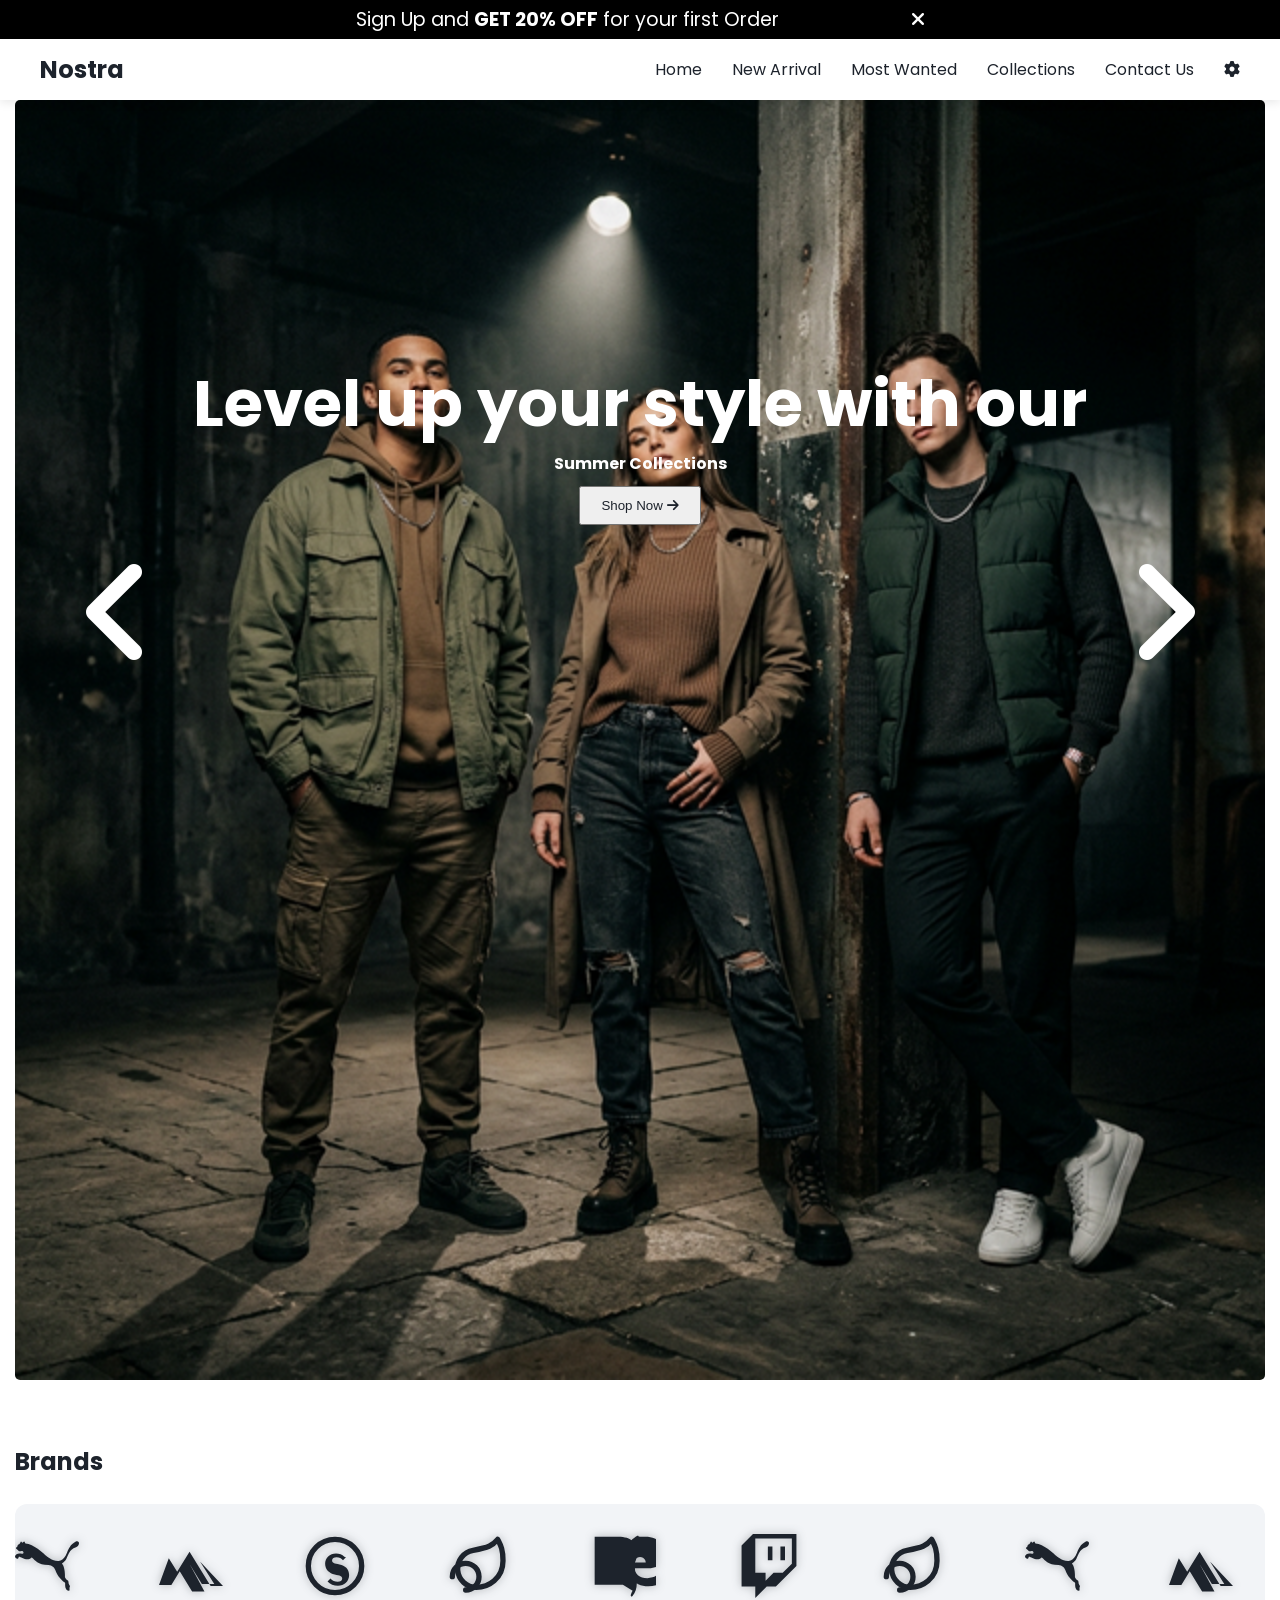
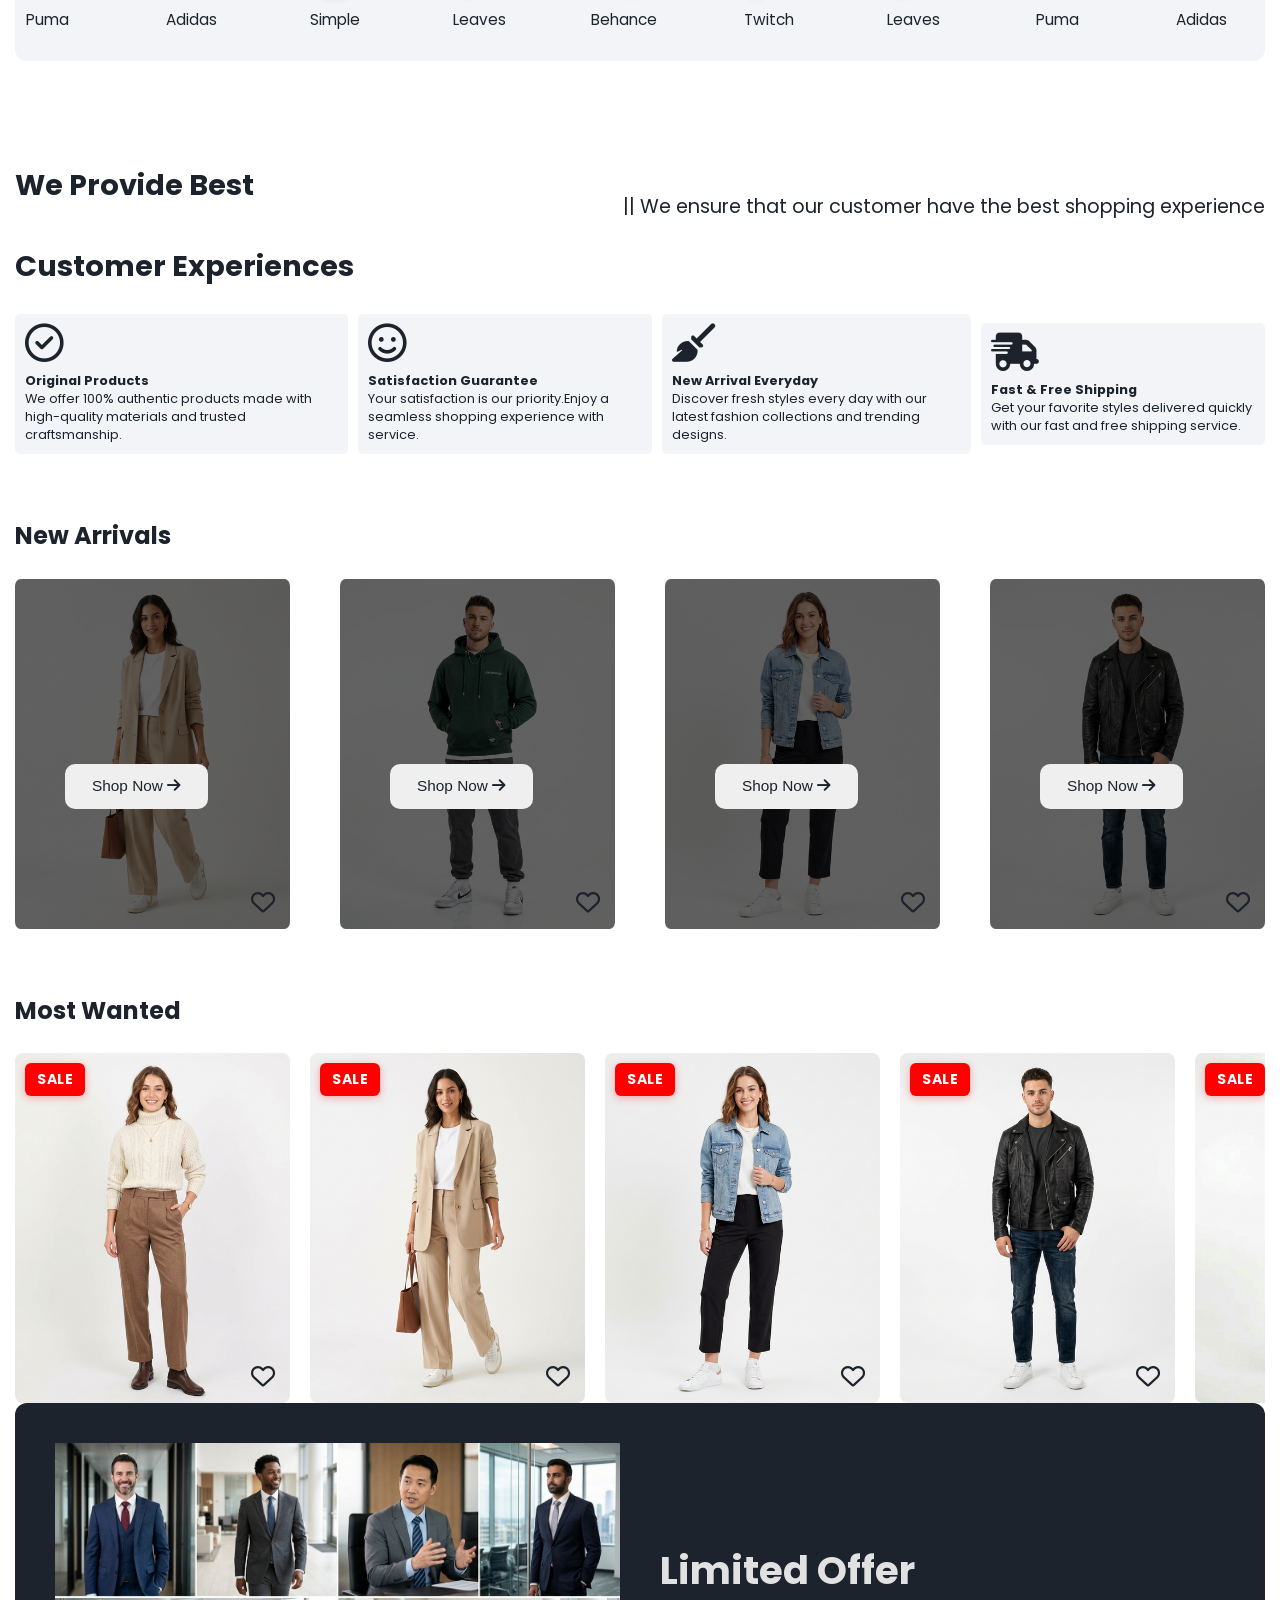
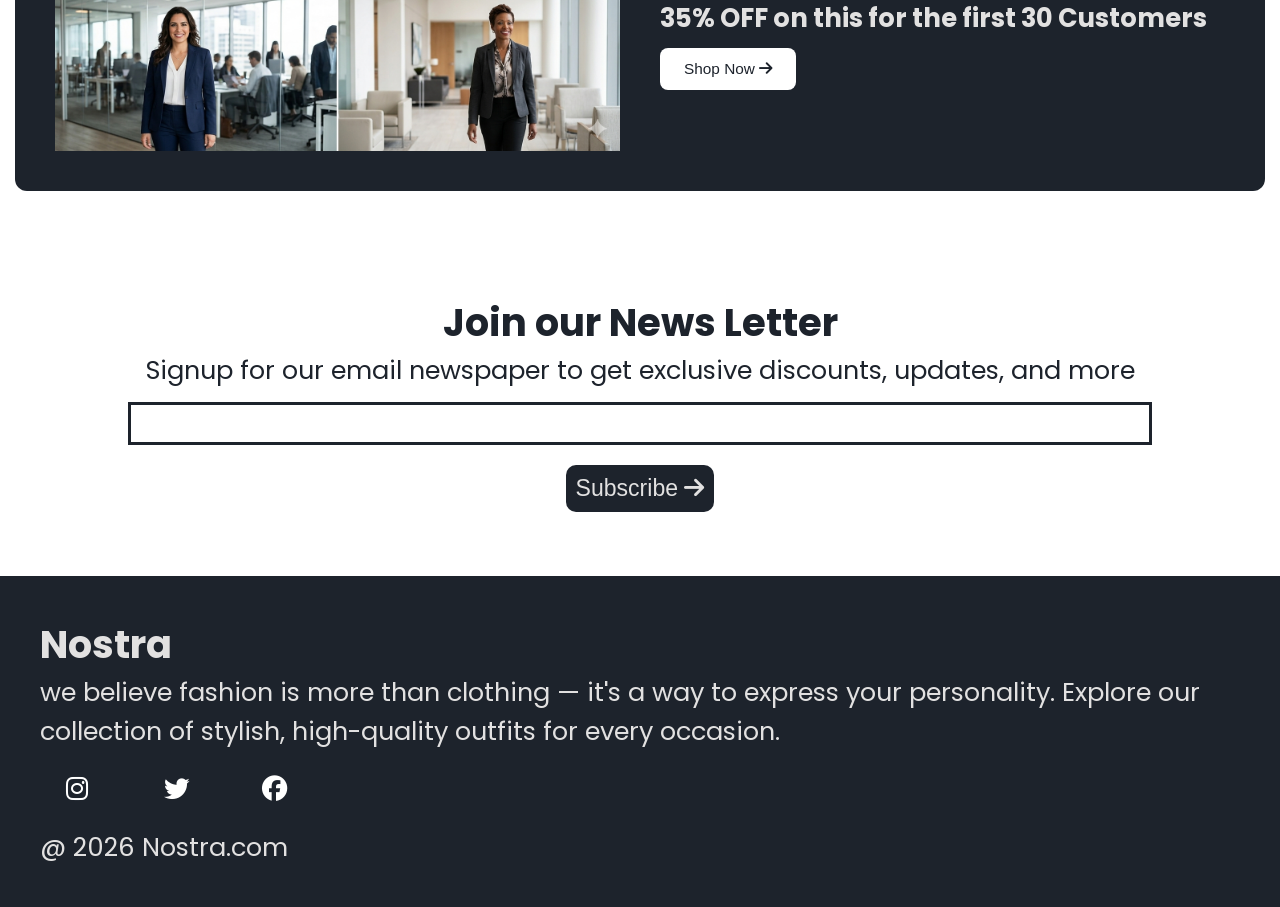
<file: index.html>
<!DOCTYPE html>
<html lang="en">

<head>
    <meta charset="UTF-8">
    <meta name="viewport" content="width=device-width, initial-scale=1.0">
    <title>Nostra</title>
    <!--Link CSS File-->
    <link rel="stylesheet" href="style.css">
    <!--Link Google Fonts-->
    <link rel="preconnect" href="https://fonts.googleapis.com">
    <link rel="preconnect" href="https://fonts.gstatic.com" crossorigin>
    <link href="https://fonts.googleapis.com/css2?family=Poppins:wght@400;500;700&display=swap" rel="stylesheet">

    <!--Link Font Awesome-->
    <link rel="stylesheet" href="https://cdnjs.cloudflare.com/ajax/libs/font-awesome/6.4.2/css/all.min.css">

</head>

<body>

    <!--Offer Bar-->

    <div class="offer-bar">
        <p>Sign Up and <b>GET 20% OFF</b> for your first Order
            <i id="offer-close" style="margin-left: 10%; cursor: pointer;" class="fa-solid fa-xmark"></i>
        </p>
    </div>





    <!--Navigation Bar-->
    <nav class="navbar">
        <h1>Nostra</h1>
        <div class="navbar-menu-toggle">
            <i id="side-navbar-activate" class="fa-solid fa-bars"></i>
        </div>
        <div class="navbar-links">
            <p class="navbar-link"><a href="./index.html">Home</a></p>
            <p class="navbar-link"><a href="#new-arrival">New Arrival</a></p>
            <p class="navbar-link"><a href="#most-wanted">Most Wanted</a></p>
            <p class="navbar-link"><a href="collections.html">Collections</a></p>
            <p class="navbar-link"><a href="./contactus.html">Contact Us</a></p>
            <p class="navbar-link"><a href="./settings.html" title="Settings"><i class="fa-solid fa-gear"></i></a></p>
        </div>

    </nav>

    <!--Side Navbar-->

    <div class="side-navbar">
        <p style="text-align: right;">
            <i id="side-navbar-close" class="fa-solid fa-xmark"></i>
        </p>
        <div class="side-navbar-links">

            <p class="side-navbar-link"><a href="./index.html">Home</a></p>
            <p class="side-navbar-link"><a href="#new-arrival">New Arrival</a></p>
            <p class="side-navbar-link"><a href="#most-wanted">Most Wanted</a></p>
            <p class="side-navbar-link"><a href="./collections.html">Collections</a></p>
            <p class="side-navbar-link"><a href="./contactus.html">Contact Us</a></p>
            <p class="side-navbar-link"><a href="./settings.html">Settings</a></p>
        </div>

    </div>

    <div class="container">

        <!--Slider-->
        <div class="slider">
            <div class="slider-left-button">
                <i id="slider-left-activate" class="fa-solid fa-angle-left" style="color: #ffffff;"></i>
            </div>

            <div class="slider-content">
                <h1>Level up your style with our</h1>
                <h4>Summer Collections</h4>
                <button> Shop Now <i class="fa-solid fa-arrow-right"></i> </button>
            </div>

            <div class="slider-image-container">
                <img class="slider-image" src="img/others/slider-one.png" width="100%" alt="">
                <img class="slider-image" src="img/others/slider-one.png" alt="">
                <img class="slider-image" src="img/others/slider-one.png" alt="">
            </div>

            <div class="slider-right-button">

                <i id="slider-right-activate" class="fa-solid fa-angle-right" style="color: #ffffff;"></i>
            </div>
        </div>

        <!--Brands-->


        <h2 style="margin-top: 5vw;">Brands</h2>
        <div class="brands-container">
            <div class="brands">
                <div class="brands-item">
                    <img class="brands-icon" src="img/icons/puma.svg" alt="Puma">
                    <p>Puma</p>
                </div>

                <div class="brands-item">
                    <img class="brands-icon" src="img/icons/adidas.svg" alt="Adidas Logo">
                    <p>Adidas</p>
                </div>

                <div class="brands-item">
                    <img class="brands-icon" src="img/icons/simple.svg" alt="Simple Logo">
                    <p>Simple</p>
                </div>

                <div class="brands-item">
                    <img class="brands-icon" src="img/icons/leaves.svg" alt="Leaves Logo">
                    <p>Leaves</p>
                </div>

                <div class="brands-item">
                    <img class="brands-icon" src="img/icons/behance.svg" alt="Behance Logo">
                    <p>Behance</p>
                </div>

                <div class="brands-item">
                    <img class="brands-icon" src="img/icons/twitch.svg" alt="Twitch Logo">
                    <p>Twitch</p>
                </div>

                <div class="brands-item">
                    <img class="brands-icon" src="img/icons/leaves.svg" alt="Leaves Logo">
                    <p>Leaves</p>
                </div>
                <!-- Duplicate for seamless scroll -->
                <div class="brands-item">
                    <img class="brands-icon" src="img/icons/puma.svg" alt="Puma">
                    <p>Puma</p>
                </div>

                <div class="brands-item">
                    <img class="brands-icon" src="img/icons/adidas.svg" alt="Adidas Logo">
                    <p>Adidas</p>
                </div>

                <div class="brands-item">
                    <img class="brands-icon" src="img/icons/simple.svg" alt="Simple Logo">
                    <p>Simple</p>
                </div>

                <div class="brands-item">
                    <img class="brands-icon" src="img/icons/leaves.svg" alt="Leaves Logo">
                    <p>Leaves</p>
                </div>

                <div class="brands-item">
                    <img class="brands-icon" src="img/icons/behance.svg" alt="Behance Logo">
                    <p>Behance</p>
                </div>

                <div class="brands-item">
                    <img class="brands-icon" src="img/icons/twitch.svg" alt="Twitch Logo">
                    <p>Twitch</p>
                </div>

                <div class="brands-item">
                    <img class="brands-icon" src="img/icons/leaves.svg" alt="Leaves Logo">
                    <p>Leaves</p>
                </div>
            </div>
        </div>


        <div class="initial-scroll-animate reveal-scroll-animate">
            <div class="service">

                <div class="servives-container-1">
                    <div>
                        <h2>We Provide Best</h2>
                        <h2>Customer Experiences</h2>
                    </div>

                    <div>
                        <p>|| We ensure that our customer have the best shopping experience</p>
                    </div>
                </div>

                <div class="servives-container-2">
                    <div>
                        <i style="font-size: 3vw;margin-bottom: 10px;" class="fa-regular fa-circle-check"></i>
                        <h4>Original Products</h4>
                        <p>We offer 100% authentic products made with high-quality materials and trusted craftsmanship.
                        </p>
                    </div>

                    <div>
                        <i style="font-size: 3vw;margin-bottom: 10px;" class="fa-regular fa-face-smile"></i>
                        <h4>Satisfaction Guarantee</h4>
                        <p>Your satisfaction is our priority.Enjoy a seamless shopping experience with service.
                        </p>
                    </div>

                    <div>
                        <i style="font-size: 3vw;margin-bottom: 10px;" class="fa-solid fa-broom"></i>
                        <h4>New Arrival Everyday</h4>
                        <p>Discover fresh styles every day with our latest fashion collections and trending designs.
                        </p>
                    </div>

                    <div>
                        <i style="font-size: 3vw;margin-bottom: 10px;" class="fa-solid fa-truck-fast"></i>
                        <h4>Fast & Free Shipping</h4>
                        <p>Get your favorite styles delivered quickly with our fast and free shipping service.
                        </p>
                    </div>
                </div>
            </div>
        </div>

        <div class="initial-scroll-animate reveal-scroll-animate">
            <h2 id="new-arrival" style=" margin-top: 5vw;">New Arrivals</h2>

            <div class="new-arrival">

                <div class="new-arrival-container">
                    <img src="img/products/f1.png" alt="">
                    <div class="overlay"></div>
                    <button> Shop Now <i class="fa-solid fa-arrow-right"></i> </button>
                    <i class="fa-regular fa-heart like-button"></i>
                </div>

                <div class="new-arrival-container">
                    <img src="img/products/f7.png" alt="">
                    <div class="overlay"></div>
                    <button> Shop Now <i class="fa-solid fa-arrow-right"></i> </button>
                    <i class="fa-regular fa-heart like-button"></i>
                </div>

                <div class="new-arrival-container">
                    <img src="img/products/n1.png" alt="">
                    <div class="overlay"></div>
                    <button> Shop Now <i class="fa-solid fa-arrow-right"></i> </button>
                    <i class="fa-regular fa-heart like-button"></i>
                </div>

                <div class="new-arrival-container">
                    <img src="img/products/n7.png" alt="">
                    <div class="overlay"></div>
                    <button> Shop Now <i class="fa-solid fa-arrow-right"></i> </button>
                    <i class="fa-regular fa-heart like-button"></i>
                </div>
            </div>
        </div>

        <div class="initial-scroll-animate reveal-scroll-animate">
            <h2 id="most-wanted" style=" margin-top: 5vw;">Most Wanted</h2>

            <div class="most-wanted">

                <div class="most-wanted-container">
                    <img src="img/products/n8.png" alt="">
                    <p class="sale-overlay">sale</p>
                    <i class="fa-regular fa-heart like-button"></i>
                </div>

                <div class="most-wanted-container">
                    <img src="img/products/f1.png" alt="">

                    <p class="sale-overlay">sale</p>
                    <i class="fa-regular fa-heart like-button"></i>
                </div>

                <div class="most-wanted-container">
                    <img src="img/products/n1.png" alt="">
                    <p class="sale-overlay">sale</p>
                    <i class="fa-regular fa-heart like-button"></i>
                </div>

                <div class="most-wanted-container">
                    <img src="img/products/n7.png" alt="">
                    <p class="sale-overlay">sale</p>
                    <i class="fa-regular fa-heart like-button"></i>
                </div>

                <div class="most-wanted-container">
                    <img src="img/products/n3.png" alt="">
                    <p class="sale-overlay">sale</p>
                    <i class="fa-regular fa-heart like-button"></i>
                </div>

                <div class="most-wanted-container">
                    <img src="img/products/f7.png" alt="">

                    <p class="sale-overlay">sale</p>
                    <i class="fa-regular fa-heart like-button"></i>
                </div>

                <div class="most-wanted-container">
                    <img src="img/products/n4.png" alt="">
                    <p class="sale-overlay">sale</p>
                    <i class="fa-regular fa-heart like-button"></i>
                </div>

                <div class="most-wanted-container">
                    <img src="img/products/n9.png" alt="">
                    <p class="sale-overlay">sale</p>
                    <i class="fa-regular fa-heart like-button"></i>
                </div>
                <div class="most-wanted-container">
                    <img src="img/products/f8.png" alt="">
                    <p class="sale-overlay">sale</p>
                    <i class="fa-regular fa-heart like-button"></i>
                </div>
            </div>
        </div>

        <div class="initial-scroll-animate reveal-scroll-animate">



            <div class="limited-offer">
                <div class="limited-offer-img">
                    <img src="img/others/offer.png" onerror="this.onerror=null;this.src='img/others/offer.png';"
                        alt="Limited Offer" loading="lazy">
                </div>
                <div class="limited-offer-text">
                    <h2>Limited Offer</h2>
                    <h4>35% OFF on this for the first 30 Customers</h4>
                    <button> Shop Now <i class="fa-solid fa-arrow-right"></i> </button>
                </div>
            </div>


        </div>

        <div class="news">
            <h2>Join our News Letter</h2>
            <p style="text-align: center;">Signup for our email newspaper to get exclusive discounts, updates, and more
            </p>
            <div style="margin-top: 10px;">
                <input class="search">
            </div>
            <div>
                <button> Subscribe <i class="fa-solid fa-arrow-right"></i> </button>
            </div>
        </div>

    </div>

    <div class="footer">
        <div class="footer-container">
            <div class="footer-box-1">
                <h2 class="headingText">Nostra</h2>
                <p>we believe fashion is more than clothing — it's a way to express your personality. Explore our
                    collection of stylish, high-quality outfits for every occasion.</p>
                <div class="footer-icon-container">
                    <i class="icon fa-brands fa-instagram" style="color: #ffffff;"></i>
                    <i class="icon fa-brands fa-twitter" style="color: #ffffff;"></i>
                    <i class="icon fa-brands fa-facebook" style="color: #ffffff;"></i>
                </div>
            </div>



        </div>

        <p class="subtitle">@ 2026 Nostra.com</p>
    </div>



    <!--Link Javascript File-->
    <script src="script.js"></script>
</body>

</html>
</file>
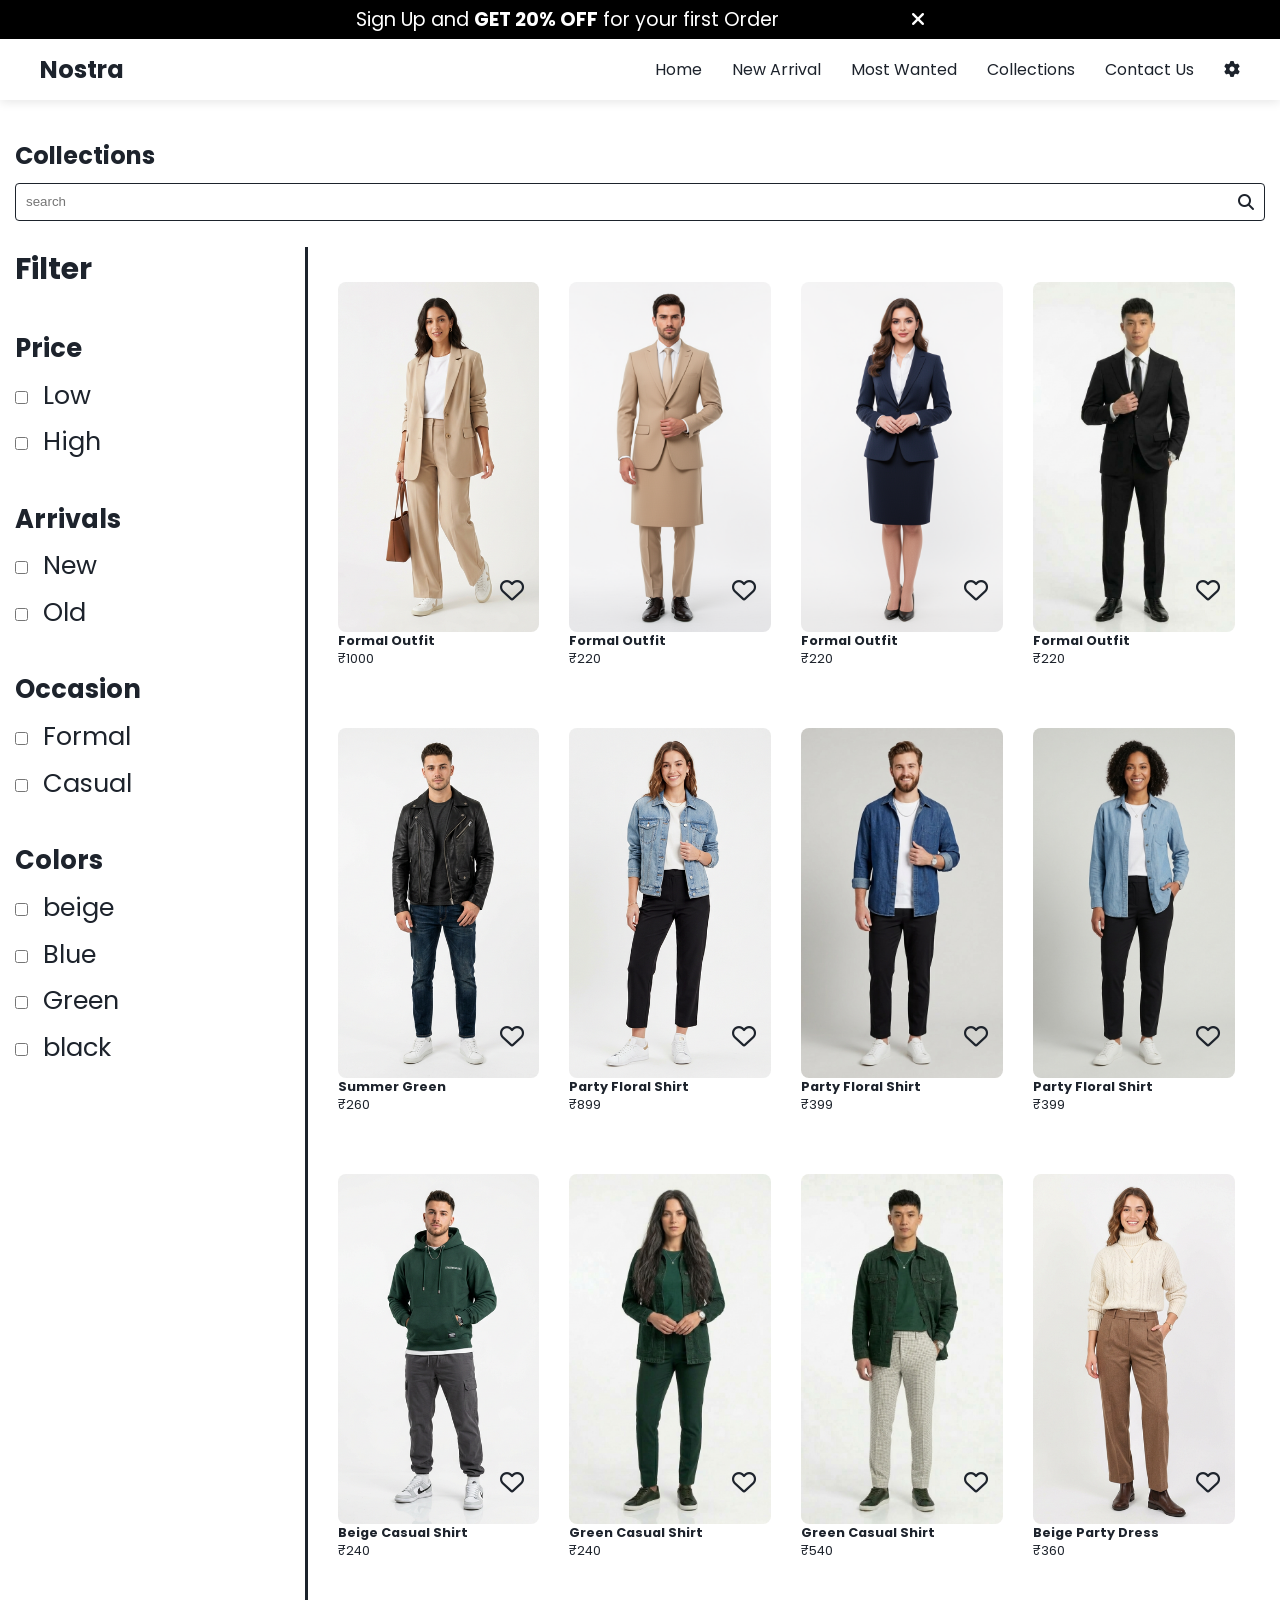
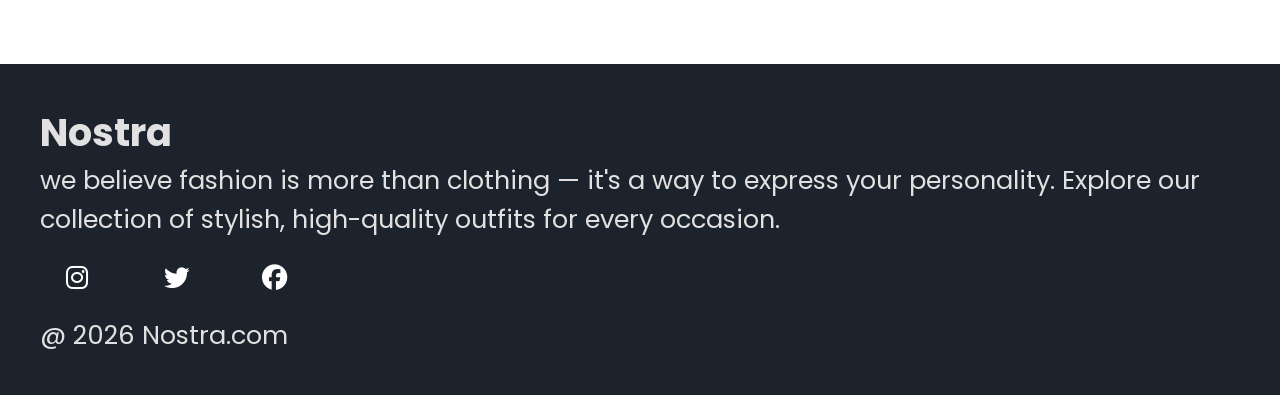
<file: collections.html>
<!DOCTYPE html>
<html lang="en">

<head>
    <meta charset="UTF-8">
    <meta name="viewport" content="width=device-width, initial-scale=1.0">
    <title>Collections - Nostra</title>
    <!--Link CSS File-->
    <link rel="stylesheet" href="style.css">
    <!--Link Google Fonts-->
    <link rel="preconnect" href="https://fonts.googleapis.com">
    <link rel="preconnect" href="https://fonts.gstatic.com" crossorigin>
    <link href="https://fonts.googleapis.com/css2?family=Poppins:wght@400;500;700&display=swap" rel="stylesheet">
    <!--Link Font Awesome-->
    <link rel="stylesheet" href="https://cdnjs.cloudflare.com/ajax/libs/font-awesome/6.4.2/css/all.min.css">
</head>

<body>

    <!--Offer Bar-->
    <div class="offer-bar">
        <p>Sign Up and <b>GET 20% OFF</b> for your first Order
            <i id="offer-close" style="margin-left: 10%; cursor: pointer;" class="fa-solid fa-xmark"></i>
        </p>
    </div>

    <!--Navigation Bar-->
    <nav class="navbar">
        <h1>Nostra</h1>
        <div class="navbar-menu-toggle">
            <i id="side-navbar-activate" class="fa-solid fa-bars"></i>
        </div>
        <div class="navbar-links">
            <p class="navbar-link"><a href="./index.html">Home</a></p>
            <p class="navbar-link"><a href="./index.html#new-arrival">New Arrival</a></p>
            <p class="navbar-link"><a href="./index.html#most-wanted">Most Wanted</a></p>
            <p class="navbar-link"><a href="./collections.html">Collections</a></p>
            <p class="navbar-link"><a href="./contactus.html">Contact Us</a></p>
            <p class="navbar-link"><a href="./settings.html" title="Settings"><i class="fa-solid fa-gear"></i></a></p>
        </div>
    </nav>

    <!--Side Navbar-->
    <div class="side-navbar">
        <p style="text-align: right;">
            <i id="side-navbar-close" class="fa-solid fa-xmark"></i>
        </p>
        <div class="side-navbar-links">
            <p class="side-navbar-link"><a href="./index.html">Home</a></p>
            <p class="side-navbar-link"><a href="./index.html#new-arrival">New Arrival</a></p>
            <p class="side-navbar-link"><a href="./index.html#most-wanted">Most Wanted</a></p>
            <p class="side-navbar-link"><a href="./collections.html">Collections</a></p>
            <p class="side-navbar-link"><a href="./contactus.html">Contact Us</a></p>
            <p class="side-navbar-link"><a href="./settings.html">Settings</a></p>
        </div>
    </div>

    <div class="container">
        <h2>Collections</h2>

        <!-- Search -->
        <div class="search-container"
            style="border: 1px solid #1D232C; border-radius: 4px; padding: 10px; display: flex; align-items: center;">
            <input id="search-input" class="search" type="text" placeholder="search"
                style="border: none; width: 100%; outline: none;">
            <i class="fa-solid fa-magnifying-glass" style="color: #1D232C;"></i>
        </div>

        <div class="divide-section" style="margin-top: 2vw;">
            <div class="filter-section">
                <h3>Filter</h3>
                <div class="filter-section-price">
                    <h4>Price</h4>
                    <label><input type="checkbox" name="price" value="low"> Low</label>
                    <label><input type="checkbox" name="price" value="high"> High</label>
                </div>
                <div class="filter-section-arrivals">
                    <h4>Arrivals</h4>
                    <label><input type="checkbox" name="arrivals" value="new"> New</label>
                    <label><input type="checkbox" name="arrivals" value="old"> Old</label>
                </div>
                <div class="filter-section-occasion">
                    <h4>Occasion</h4>
                    <label><input type="checkbox" name="occasion" value="formal"> Formal</label>
                    <label><input type="checkbox" name="occasion" value="casual"> Casual</label>
                </div>
                <div class="filter-section-colors">
                    <h4>Colors</h4>
                    <label><input type="checkbox" name="color" value="red"> beige</label>
                    <label><input type="checkbox" name="color" value="blue"> Blue</label>
                    <label><input type="checkbox" name="color" value="white"> Green</label>
                    <label><input type="checkbox" name="color" value="green"> black</label>
                </div>
                <hr class="vertical-line">
            </div>
            <div class="product-section">
                <div class="products">
                    <div class="product-card" data-arrivals="new" data-occasion="formal" data-color="red"
                        data-price-category="low" data-price="1000">
                        <img src="img/products/f1.png" alt="Floral Summer Shirt">
                        <i class="fa-regular fa-heart like-button"></i>
                        <h4>Formal Outfit</h4>
                        <p>₹1000</p>
                    </div>
                    <div class="product-card" data-arrivals="old" data-occasion="formal" data-color="red"
                        data-price-category="low" data-price="220">
                        <img src="img/products/f2.png" alt="Floral Summer Shirt">
                        <i class="fa-regular fa-heart like-button"></i>
                        <h4>Formal Outfit</h4>
                        <p>₹220</p>
                    </div>
                    <div class="product-card" data-arrivals="old" data-occasion="formal" data-color="green"
                        data-price-category="low" data-price="220">
                        <img src="img/products/n4.png" alt="Floral Summer Shirt">
                        <i class="fa-regular fa-heart like-button"></i>
                        <h4>Formal Outfit</h4>
                        <p>₹220</p>
                    </div>
                    <div class="product-card" data-arrivals="old" data-occasion="formal" data-color="green"
                        data-price-category="low" data-price="220">
                        <img src="img/products/n3.png" alt="Floral Summer Shirt">
                        <i class="fa-regular fa-heart like-button"></i>
                        <h4>Formal Outfit</h4>
                        <p>₹220</p>
                    </div>

                    <div class="product-card" data-arrivals="new" data-occasion="casual" data-color="green"
                        data-price-category="low" data-price="260">
                        <img src="img/products/n7.png" alt="Summer Green">
                        <i class="fa-regular fa-heart like-button"></i>
                        <h4>Summer Green</h4>
                        <p>₹260</p>
                    </div>
                    <div class="product-card" data-arrivals="new" data-occasion="casual" data-color="blue"
                        data-price-category="high" data-price="899">
                        <img src="img/products/n1.png" alt="Party Floral Shirt">
                        <i class="fa-regular fa-heart like-button"></i>
                        <h4>Party Floral Shirt</h4>
                        <p>₹899</p>
                    </div>
                    <div class="product-card" data-arrivals="new" data-occasion="casual" data-color="blue"
                        data-price-category="high" data-price="399">
                        <img src="img/products/n9.png" alt="Party Floral Shirt">
                        <i class="fa-regular fa-heart like-button"></i>
                        <h4>Party Floral Shirt</h4>
                        <p>₹399</p>
                    </div>
                    <div class="product-card" data-arrivals="old" data-occasion="casual" data-color="blue"
                        data-price-category="high" data-price="499">
                        <img src="img/products/n10.png" alt="Party Floral Shirt">
                        <i class="fa-regular fa-heart like-button"></i>
                        <h4>Party Floral Shirt</h4>
                        <p>₹399</p>
                    </div>
                    <div class="product-card" data-arrivals="new" data-occasion="casual" data-color="white"
                        data-price-category="low" data-price="240">
                        <img src="img/products/f7.png" alt="White Casual Shirt">
                        <i class="fa-regular fa-heart like-button"></i>
                        <h4>Beige Casual Shirt</h4>
                        <p>₹240</p>
                    </div>
                    <div class="product-card" data-arrivals="old" data-occasion="casual" data-color="white"
                        data-price-category="low" data-price="240">
                        <img src="img/products/f8.png" alt="White Casual Shirt">
                        <i class="fa-regular fa-heart like-button"></i>
                        <h4>Green Casual Shirt</h4>
                        <p>₹240</p>
                    </div>
                    <div class="product-card" data-arrivals="old" data-occasion="casual" data-color="white"
                        data-price-category="low" data-price="540">
                        <img src="img/products/f9.png" alt="White Casual Shirt">
                        <i class="fa-regular fa-heart like-button"></i>
                        <h4>Green Casual Shirt</h4>
                        <p>₹540</p>
                    </div>

                    <div class="product-card" data-arrivals="new" data-occasion="casual" data-color="red"
                        data-price-category="high" data-price="360">
                        <img src="img/products/n8.png" alt="Red Party Dress">
                        <i class="fa-regular fa-heart like-button"></i>
                        <h4>Beige Party Dress</h4>
                        <p>₹360</p>
                    </div>
                </div>
            </div>
        </div>
    </div>

    <!-- Footer -->
    <div class="footer">
        <div class="footer-container">
            <div class="footer-box-1">
                <h2 class="headingText">Nostra</h2>
                <p>we believe fashion is more than clothing — it's a way to express your personality. Explore our
                    collection of stylish, high-quality outfits for every occasion.</p>
                <div class="footer-icon-container">
                    <i class="icon fa-brands fa-instagram" style="color: #ffffff;"></i>
                    <i class="icon fa-brands fa-twitter" style="color: #ffffff;"></i>
                    <i class="icon fa-brands fa-facebook" style="color: #ffffff;"></i>
                </div>
            </div>
        </div>
        <p class="subtitle">@ 2026 Nostra.com</p>
    </div>

    <script src="script.js"></script>
</body>

</html>
</file>
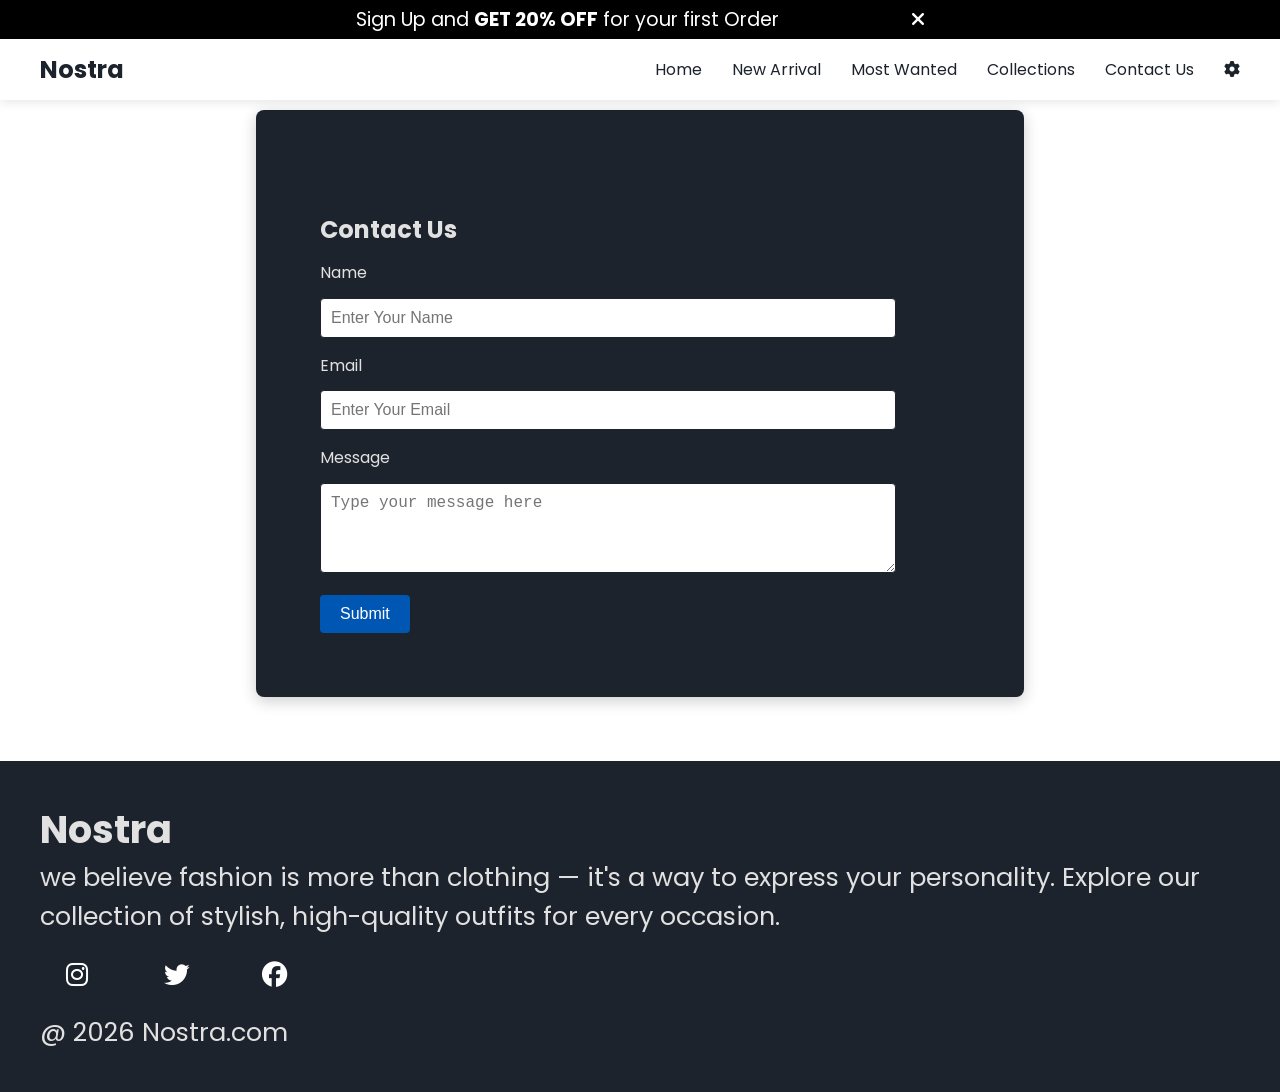
<file: contactus.html>
<!DOCTYPE html>
<html lang="en">

<head>
    <meta charset="UTF-8">
    <meta name="viewport" content="width=device-width, initial-scale=1.0">
    <title>Contact Us - Nostra</title>
    <!--Link CSS File-->
    <link rel="stylesheet" href="style.css">
    <!--Link Google Fonts-->
    <link rel="preconnect" href="https://fonts.googleapis.com">
    <link rel="preconnect" href="https://fonts.gstatic.com" crossorigin>
    <link href="https://fonts.googleapis.com/css2?family=Poppins:wght@400;500;700&display=swap" rel="stylesheet">
    <!--Link Font Awesome-->
    <link rel="stylesheet" href="https://cdnjs.cloudflare.com/ajax/libs/font-awesome/6.4.2/css/all.min.css">
</head>

<body>
    <!--Offer Bar-->
    <div class="offer-bar">
        <p>Sign Up and <b>GET 20% OFF</b> for your first Order
            <i id="offer-close" style="margin-left: 10%; cursor: pointer;" class="fa-solid fa-xmark"></i>
        </p>
    </div>

    <!--Navigation Bar-->
    <nav class="navbar">
        <h1>Nostra</h1>
        <div class="navbar-menu-toggle">
            <i id="side-navbar-activate" class="fa-solid fa-bars"></i>
        </div>
        <div class="navbar-links">
            <p class="navbar-link"><a href="./index.html">Home</a></p>
            <p class="navbar-link"><a href="./index.html#new-arrival">New Arrival</a></p>
            <p class="navbar-link"><a href="./index.html#most-wanted">Most Wanted</a></p>
            <p class="navbar-link"><a href="./collections.html">Collections</a></p>
            <p class="navbar-link"><a href="./contactus.html">Contact Us</a></p>
            <p class="navbar-link"><a href="./settings.html" title="Settings"><i class="fa-solid fa-gear"></i></a></p>
        </div>
    </nav>

    <!--Side Navbar-->
    <div class="side-navbar">
        <p style="text-align: right;">
            <i id="side-navbar-close" class="fa-solid fa-xmark"></i>
        </p>
        <div class="side-navbar-links">
            <p class="side-navbar-link"><a href="./index.html">Home</a></p>
            <p class="side-navbar-link"><a href="./index.html#new-arrival">New Arrival</a></p>
            <p class="side-navbar-link"><a href="./index.html#most-wanted">Most Wanted</a></p>
            <p class="side-navbar-link"><a href="./collections.html">Collections</a></p>
            <p class="side-navbar-link"><a href="./contactus.html">Contact Us</a></p>
            <p class="side-navbar-link"><a href="./settings.html">Settings</a></p>
        </div>
    </div>

    <!-- Contact Form -->
    <div class="container" style="min-height: 50vh;">
        <div class="contact-form">
            <h2>Contact Us</h2>
            <form>
                <label for="name">Name</label>
                <input type="text" id="name" name="name" placeholder="Enter Your Name">

                <label for="email">Email</label>
                <input type="text" id="email" name="email" placeholder="Enter Your Email">

                <label for="message">Message</label>
                <textarea id="message" name="message" placeholder="Type your message here"></textarea>

                <input type="submit" value="Submit">
            </form>
        </div>
    </div>

    <!-- Footer -->
    <div class="footer">
        <div class="footer-container">
            <div class="footer-box-1">
                <h2 class="headingText">Nostra</h2>
                <p>we believe fashion is more than clothing — it's a way to express your personality. Explore our
                    collection of stylish, high-quality outfits for every occasion.</p>
                <div class="footer-icon-container">
                    <i class="icon fa-brands fa-instagram" style="color: #ffffff;"></i>
                    <i class="icon fa-brands fa-twitter" style="color: #ffffff;"></i>
                    <i class="icon fa-brands fa-facebook" style="color: #ffffff;"></i>
                </div>
            </div>
        </div>
        <p class="subtitle">@ 2026 Nostra.com</p>
    </div>

    <!--Link Javascript File-->
    <script src="script.js"></script>
</body>

</html>
</file>
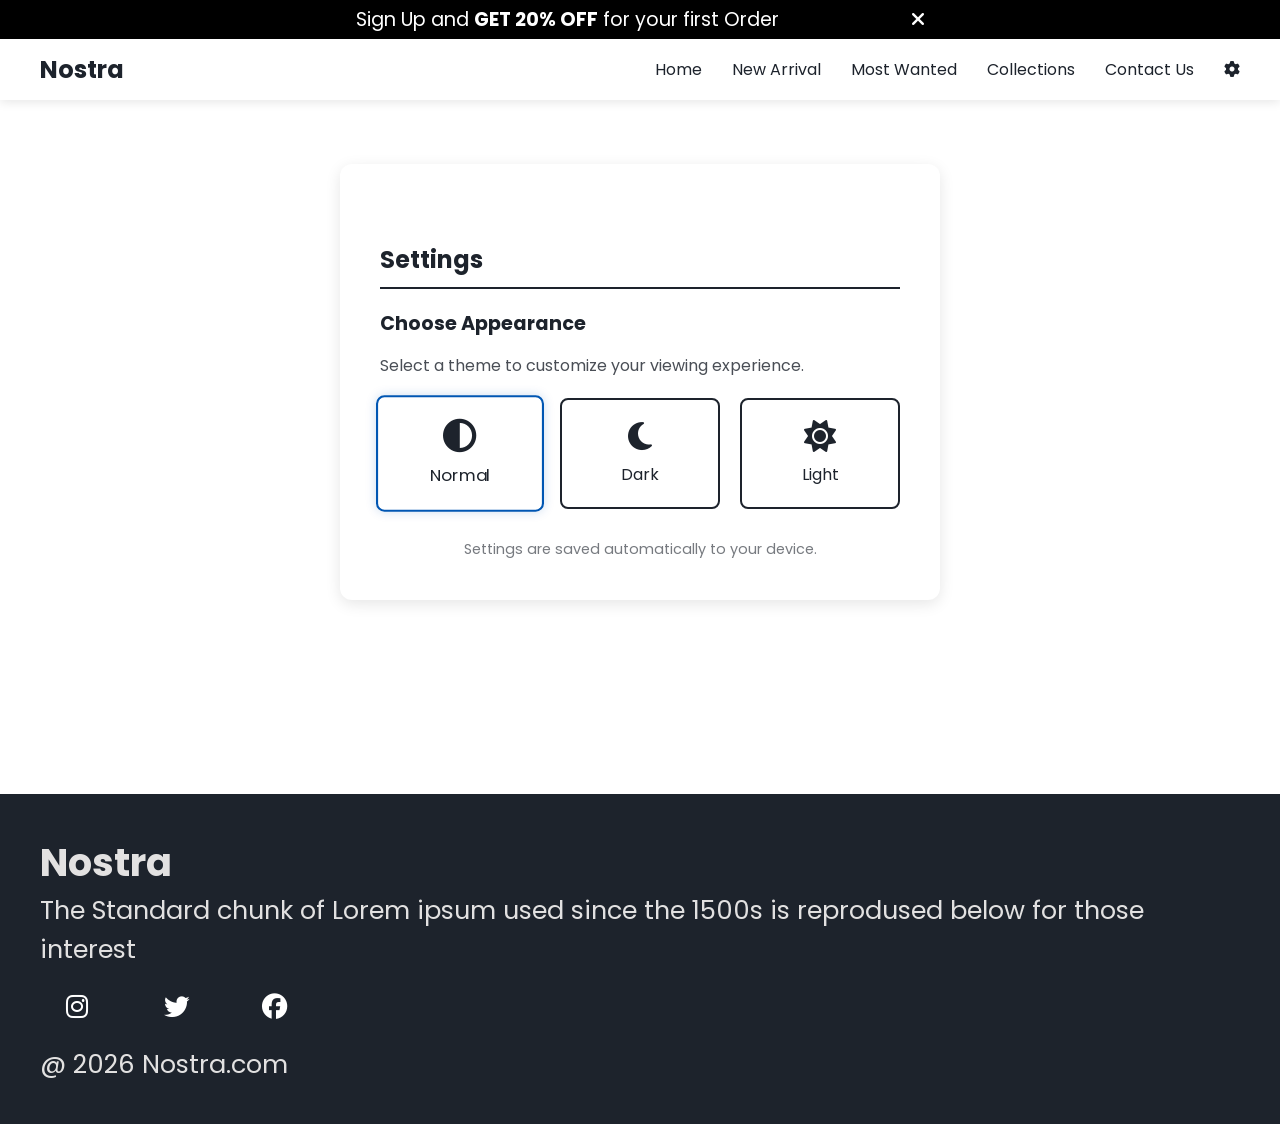
<file: settings.html>
<!DOCTYPE html>
<html lang="en">

<head>
    <meta charset="UTF-8">
    <meta name="viewport" content="width=device-width, initial-scale=1.0">
    <title>Settings - Nostra</title>
    <!--Link CSS File-->
    <link rel="stylesheet" href="style.css">
    <!--Link Google Fonts-->
    <link rel="preconnect" href="https://fonts.googleapis.com">
    <link rel="preconnect" href="https://fonts.gstatic.com" crossorigin>
    <link href="https://fonts.googleapis.com/css2?family=Poppins:wght@400;500;700&display=swap" rel="stylesheet">
    <!--Link Font Awesome-->
    <link rel="stylesheet" href="https://cdnjs.cloudflare.com/ajax/libs/font-awesome/6.4.2/css/all.min.css">
</head>

<body>
    <!--Offer Bar-->
    <div class="offer-bar">
        <p>Sign Up and <b>GET 20% OFF</b> for your first Order
            <i id="offer-close" style="margin-left: 10%; cursor: pointer;" class="fa-solid fa-xmark"></i>
        </p>
    </div>

    <!--Navigation Bar-->
    <nav class="navbar">
        <h1>Nostra</h1>
        
        <div class="navbar-menu-toggle">
            <i id="side-navbar-activate" class="fa-solid fa-bars"></i>
        </div>

        <div class="navbar-links">
            <p class="navbar-link"><a href="./index.html">Home</a></p>
            <p class="navbar-link"><a href="./index.html#new-arrival">New Arrival</a></p>
            <p class="navbar-link"><a href="./index.html#most-wanted">Most Wanted</a></p>
            <p class="navbar-link"><a href="./collections.html">Collections</a></p>
            <p class="navbar-link"><a href="./contactus.html">Contact Us</a></p>
            <p class="navbar-link"><a href="./settings.html"><i class="fa-solid fa-gear"></i></a></p>
        </div>
    </nav>

    <!--Side Navbar-->
    <div class="side-navbar">
        <p style="text-align: right;">
            <i id="side-navbar-close" class="fa-solid fa-xmark"></i>
        </p>
        <div class="side-navbar-links">
            <p class="side-navbar-link"><a href="./index.html">Home</a></p>
            <p class="side-navbar-link"><a href="./index.html#new-arrival">New Arrival</a></p>
            <p class="side-navbar-link"><a href="./index.html#most-wanted">Most Wanted</a></p>
            <p class="side-navbar-link"><a href="./collections.html">Collections</a></p>
            <p class="side-navbar-link"><a href="./contactus.html">Contact Us</a></p>
            <p class="side-navbar-link"><a href="./settings.html">Settings</a></p>
        </div>
    </div>

    <div class="container" style="min-height: 70vh; padding-top: 5vw;">
        <div style="background-color: var(--card-bg); padding: 40px; border-radius: 12px; box-shadow: 0 4px 15px rgba(0,0,0,0.1); max-width: 600px; margin: auto;">
            <h2 style="margin-bottom: 20px; border-bottom: 2px solid var(--border-color); padding-bottom: 10px;">Settings</h2>
            
            <div class="setting-item" style="margin-bottom: 30px;">
                <h3 style="margin-bottom: 15px; font-size: 1.2rem;">Choose Appearance</h3>
                <p style="margin-bottom: 20px; color: var(--text-color); opacity: 0.8;">Select a theme to customize your viewing experience.</p>
                
                <div class="theme-selection-container" style="display: flex; gap: 20px; flex-wrap: wrap;">
                    <div class="theme-card normal" onclick="setTheme('normal')" style="cursor: pointer; border: 2px solid var(--border-color); border-radius: 8px; padding: 20px; text-align: center; flex: 1; transition: transform 0.2s;">
                        <i class="fa-solid fa-circle-half-stroke" style="font-size: 2rem; margin-bottom: 10px; display: block;"></i>
                        <span>Normal</span>
                    </div>
                    <div class="theme-card dark" onclick="setTheme('dark')" style="cursor: pointer; border: 2px solid var(--border-color); border-radius: 8px; padding: 20px; text-align: center; flex: 1; transition: transform 0.2s;">
                        <i class="fa-solid fa-moon" style="font-size: 2rem; margin-bottom: 10px; display: block;"></i>
                        <span>Dark</span>
                    </div>
                    <div class="theme-card light" onclick="setTheme('light')" style="cursor: pointer; border: 2px solid var(--border-color); border-radius: 8px; padding: 20px; text-align: center; flex: 1; transition: transform 0.2s;">
                        <i class="fa-solid fa-sun" style="font-size: 2rem; margin-bottom: 10px; display: block;"></i>
                        <span>Light</span>
                    </div>
                </div>
            </div>
            
            <p style="font-size: 0.9rem; opacity: 0.6; text-align: center;">Settings are saved automatically to your device.</p>
        </div>
    </div>

    <!-- Footer -->
    <div class="footer">
        <div class="footer-container">
            <div class="footer-box-1">
                <h2 class="headingText">Nostra</h2>
                <p>The Standard chunk of Lorem ipsum used since the 1500s is reprodused below for those interest</p>
                <div class="footer-icon-container">
                    <i class="icon fa-brands fa-instagram" style="color: #ffffff;"></i>
                    <i class="icon fa-brands fa-twitter" style="color: #ffffff;"></i>
                    <i class="icon fa-brands fa-facebook" style="color: #ffffff;"></i>
                </div>
            </div>
        </div>
        <p class="subtitle">@ 2026 Nostra.com</p>
    </div>

    <script src="script.js"></script>
    <script>
        // Special logic for theme selection active state in settings page
        function updateThemeSelectionActive(themeName) {
            document.querySelectorAll('.theme-card').forEach(card => {
                card.style.borderColor = 'var(--border-color)';
                card.style.boxShadow = 'none';
                card.style.transform = 'scale(1)';
                
                if (card.classList.contains(themeName)) {
                    card.style.borderColor = '#0056b3';
                    card.style.boxShadow = '0 0 10px rgba(0,86,179,0.2)';
                    card.style.transform = 'scale(1.05)';
                }
            });
        }

        // Override original setTheme to also update our cards
        const originalSetTheme = window.setTheme;
        window.setTheme = function(themeName) {
            if (originalSetTheme) originalSetTheme(themeName);
            updateThemeSelectionActive(themeName);
        };

        window.addEventListener('DOMContentLoaded', () => {
            const currentTheme = localStorage.getItem('theme') || 'normal';
            updateThemeSelectionActive(currentTheme);
        });
    </script>
</body>

</html>
</file>
<file: style.css>
:root {
    --bg-color: #ffffff;
    --text-color: #1D232C;
    --navbar-bg: #ffffff;
    --footer-bg: #1D232C;
    --footer-text: #E2E1E1;
    --offer-bg: #000000;
    --offer-text: #ffffff;
    --card-bg: #ffffff;
    --secondary-bg: #F2F4F7;
    --btn-bg: #1D232C;
    --btn-text: #ffffff;
    --border-color: #1D232C;
    --transition-speed: 0.3s;
}

[data-theme="dark"] {
    --bg-color: #121212;
    --text-color: #e0e0e0;
    --navbar-bg: #1e1e1e;
    --footer-bg: #0a0a0a;
    --footer-text: #bbbbbb;
    --offer-bg: #000000;
    --offer-text: #07f36a;
    --card-bg: #1e1e1e;
    --secondary-bg: #2d2d2d;
    --btn-bg: #333333;
    --btn-text: #ffffff;
    --border-color: #444444;
}

[data-theme="light"] {
    --bg-color: #f8f9fa;
    --text-color: #111111;
    --navbar-bg: #ffffff;
    --footer-bg: #e9ecef;
    --footer-text: #333333;
    --offer-bg: #f2f2f2;
    --offer-text: #1D232C;
    --card-bg: #ffffff;
    --secondary-bg: #ffffff;
    --btn-bg: #007bff;
    --btn-text: #ffffff;
    --border-color: #dee2e6;
}

* {
    margin: 0px;
    padding: 0px;
    box-sizing: border-box;
}

html {
    scroll-behavior: smooth;
}

body {
    font-family: 'Poppins', sans-serif;
    background-color: var(--bg-color);
    color: var(--text-color);
    transition: background-color var(--transition-speed), color var(--transition-speed);
}


body::-webkit-scrollbar {
    width: 0;
}



.offer-bar {
    background-color: var(--offer-bg);
    color: var(--offer-text);
    padding: 5px;
    text-align: center;
    font-size: 1.5vw;
}

.container {
    padding-left: 15px;
    padding-right: 15px;
}

/* Main Navigation Bar*/
.navbar {
    display: flex;
    justify-content: space-between;
    color: var(--text-color);
    align-items: center;
    position: sticky;
    top: 0px;
    background-color: var(--navbar-bg);
    padding: 1vw 40px;
    z-index: 3;
    box-shadow: 0 2px 10px rgba(0,0,0,0.1);
}

.navbar h1 {
    flex: 1;
}

.navbar-links {
    display: flex;
    gap: 30px;
    align-items: center;
    flex: 1;
    justify-content: flex-end;
}

.navbar-links a {
    text-decoration: none;
    color: var(--text-color);
}

.navbar-links a:hover {
    text-decoration: underline;
    color: #1D232C;
}

.navbar-search {
    border: solid var(--border-color) 1px;
    border-radius: 10px;
    padding: 10px;
    display: flex;
    align-items: center;
    width: 95%;
}

.navbar-search input {
    border: none;
    width: 100%;
    background-color: transparent;

}

input:focus {
    outline: none;
}

.navbar-menu-toggle {
    display: none;
    flex: 1;
    text-align: right;
    font-size: 24px;
    cursor: pointer;
}

/*0 to 800px */

@media screen and (max-width:900px) {
    .navbar {
        padding: 2vw 20px;
    }

    .navbar-menu-toggle {
        display: block;
    }

    .navbar-links {
        display: none;
    }

    .offer-bar {
        font-size: 14px;
        padding: 8px;
    }

    .navbar h1 {
        font-size: 24px;
    }

    .navbar-menu-toggle {
        font-size: 20px;
    }
}

/* Side Navbar */
.side-navbar {
    position: fixed;
    top: 0;
    left: 0;
    width: 50%;
    height: 100%;
    background-color: var(--footer-bg);
    color: var(--footer-text);
    margin-left: -60%;
    transition-duration: 1s;
    z-index: 10;
    padding: 20px;

}

.side-navbar-link {
    margin-bottom: 30px;
}

.side-navbar-links a {
    text-decoration: none;
    color: #E2E1E1;
}

.side-navbar-links a:hover {
    text-decoration: underline;
    color: #E2E1E1;
}

.side-navbar-search {
    border: solid #E2E1E1 1px;
    border-radius: 10px;
    padding: 10px;
    display: inline-block;
}

.side-navbar-search input {
    border: none;
    background: transparent;
}

/*Slider*/

.slider {
    overflow: hidden;
    display: flex;
    width: 100%;
    position: relative;

    border-radius: 5px;

}

.slider-image-container {
    display: flex;
    transition: 2s;
}

.slider-image {
    width: 100vw;
}

.slider-left-button {
    position: absolute;
    top: 35%;
    left: 5%;
    z-index: 1;
}

.slider-left-button i {
    font-size: 10vw;

}

.slider-right-button {
    position: absolute;
    top: 35%;
    right: 5%;
}

.slider-right-button i {
    font-size: 10vw;
}

.slider-content {
    position: absolute;
    color: white;
    text-align: center;
    width: 100%;
    top: 20%;
}

.slider-content h1 {
    font-size: 5vw;
}

.slider-content button {
    padding-left: 20px;
    padding-right: 20px;
    padding-top: 10px;
    padding-bottom: 10px;
    margin-top: 10px;
    color: #1D232C;
}

@media (max-width: 768px) {
    .slider-content {
        top: 15%;
    }
    
    .slider-content h1 {
        font-size: 28px;
    }

    .slider-content h4 {
        font-size: 16px;
    }

    .slider-content button {
        padding: 8px 16px;
        font-size: 14px;
    }

    .slider-left-button i, .slider-right-button i {
        font-size: 30px;
    }
}

/* Brands*/
.brands-container {
    overflow: hidden;
    width: 100%;
    margin-top: 2vw;
    background-color: var(--secondary-bg);
    border-radius: 12px;
}

.brands {
    display: flex;
    align-items: center;
    flex-wrap: nowrap;
    gap: 80px;
    width: max-content;
    padding: 30px 0 30px 0;
    animation: scroll-brands 40s linear infinite;
}

@keyframes scroll-brands {
    0% {
        transform: translateX(0);
    }
    100% {
        transform: translateX(-50%);
    }
}

.brands-item {
    display: flex;
    align-items: center;
    flex-direction: column;
    text-align: center;
    font-size: 1.2vw;
    transition: transform 0.3s ease, filter 0.3s ease;
    cursor: pointer;
    flex-shrink: 0;
}

.brands-item:hover {
    transform: translateY(-5px) scale(1.1);
}

.brands-icon {
    width: 5vw;
    height: 5vw;
    object-fit: contain;
    margin-bottom: 10px;
    filter: drop-shadow(0 0 5px rgba(29, 35, 44, 0.3));
    animation: glow-pulse 3s infinite alternate ease-in-out;
}

@keyframes glow-pulse {
    0% {
        filter: drop-shadow(0 0 2px rgba(29, 35, 44, 0.2)) grayscale(0.8);
        transform: scale(0.98);
    }
    100% {
        filter: drop-shadow(0 0 15px rgba(0, 86, 179, 0.6)) grayscale(0);
        transform: scale(1.02);
    }
}

@media (max-width: 768px) {
    .brands {
        gap: 40px;
        padding: 20px 0;
        animation: scroll-brands 20s linear infinite;
    }

    .brands-item {
        font-size: 14px;
        flex-shrink: 0;
    }

    .brands-icon {
        width: 15vw;
        height: 15vw;
    }
}

.servives-container-1 {
    margin-top: 5vw;
    margin-bottom: 2vw;
    display: flex;
    justify-content: space-between;
    align-items: center;
    font-size: 1.5vw;
}

.servives-container-2 {

    display: flex;
    justify-content: space-between;
    align-items: center;

    gap: 10px;
    font-size: 1vw;

}

.servives-container-2 div {
    border-radius: 5px;
    background-color: var(--secondary-bg);
    padding: 10px;
}

.new-arrival {
    display: flex;
    justify-content: space-between;
    margin-top: 2vw;


}

.new-arrival-container {
    position: relative;


}

.new-arrival-container img {
    border-radius: 8px;
    width: 100% !important;
    height: 350px !important;
    object-fit: cover;
    display: block;
}


.overlay {
    border-radius: 2%;
    position: absolute;
    width: 100%;
    height: 100%;
    background-color: black;
    z-index: 2;
    top: 0;
    opacity: 0.6;
}



.new-arrival button {
    padding-left: 10%;
    padding-right: 10%;
    padding-top: 5%;
    padding-bottom: 5%;
    margin-top: 10px;
    font-size: 1.2vw;
    color: #1D232C;
    border-radius: 10px;
    position: absolute;
    border: none;
    top: 50%;
    left: 18%;
    z-index: 2;
}

@media (max-width: 768px) {
    .new-arrival-container h2 {
        font-size: 20px;
    }
}

.most-wanted {
    display: flex;
    justify-content: space-between;
    margin-top: 2vw;
    overflow-x: auto;
    gap: 20px;
    cursor: grab;
    -ms-overflow-style: none;
    /* IE and Edge */
    scrollbar-width: none;
    /* Firefox */
}

.most-wanted::-webkit-scrollbar {
    display: none;
    width: 0;
    height: 0;
    background: transparent;
}

.most-wanted:active {
    cursor: grabbing;
}

.most-wanted-container {
    position: relative;
    flex-shrink: 0;
}

.most-wanted-container img:not(.like-button) {
    border-radius: 8px;
    width: 100% !important;
    height: 350px !important;
    object-fit: cover;
    display: block;
    transition: transform 0.3s ease, box-shadow 0.3s ease;
    animation: image-glow 4s infinite alternate ease-in-out;
}

@keyframes image-glow {
    0% {
        box-shadow: 0 0 5px rgba(29, 35, 44, 0.1);
    }
    100% {
        box-shadow: 0 0 20px rgba(0, 86, 179, 0.4);
    }
}

.most-wanted-container:hover img:not(.like-button) {
    transform: scale(1.05);
    animation-play-state: paused;
    box-shadow: 0 0 30px rgba(0, 86, 179, 0.6);
}


.sale-overlay {
    position: absolute;
    top: 10px;
    left: 10px;
    font-size: 14px;
    font-weight: 700;
    background-color: #ff0000;
    color: white;
    padding: 6px 12px;
    border-radius: 6px;
    text-transform: uppercase;
    z-index: 5;
    letter-spacing: 0.5px;
    box-shadow: 0 2px 8px rgba(255, 0, 0, 0.3);
}

.like-button {
    position: absolute;
    bottom: 15px;
    right: 15px;
    z-index: 10;
    cursor: pointer;
    transition: transform 0.3s ease, color 0.3s ease;
    font-size: 24px;
    color: var(--text-color);
    padding: 10px; /* Increase tap area */
    margin: -10px; /* Offset padding to keep icon in place */
    touch-action: manipulation;
}

.product-card .like-button {
    bottom: calc(15px + 4vw); /* Default for PC, adjust based on text height roughly */
}

.like-button:hover {
    transform: scale(1.1);
    color: #ff4757;
}

.like-button.liked {
    color: #ff0000 !important; /* Force red color when liked */
}

[data-theme="dark"] .like-button {
    color: #ffffff;
}

[data-theme="dark"] .like-button.liked {
    color: #ff4757 !important;
}

.limited-offer {
    display: flex;
    justify-content: space-between;
    align-items: center;
    background-color: var(--footer-bg);
    color: var(--footer-text);
    padding: 40px;
    font-size: 2vw;
    gap: 40px;
    border-radius: 12px;
}

.limited-offer img {
    width: 100%;
    height: auto;
    display: block;
}

.limited-offer-img {
    flex: 1;
    max-width: 50%;
}

.limited-offer-text {
    flex: 1;
    padding: 0;
    text-align: left;
}

.limited-offer button {
    padding: 12px 24px;
    margin-top: 10px;
    font-size: 1.2vw;
    color: #1D232C;
    background-color: #FFFFFF;
    border-radius: 8px;
    border: none;
    font-weight: 500;
}

@media (max-width: 768px) {
    .limited-offer {
        flex-direction: column;
        text-align: center;
    }

    .limited-offer-img {
        flex: 0 0 100%;
        max-width: 100%;
    }
}


/* Scroll Animate */

.initial-scroll-animate {

    transition: 3s;
}

.reveal-scroll-animate {
    opacity: 0;
}

.news {
    font-size: 2vw;
    margin-top: 5vw;
    display: flex;
    flex-direction: column;
    align-items: center;
}

.news input {
    padding: 11px;
    width: 80vw;
    margin-bottom: 10px;
    border: solid var(--border-color) 3px;
    background-color: var(--bg-color);
    color: var(--text-color);
}

.news input:focus {
    outline: none;

}

.news button {

    margin-top: 10px;
    font-size: 1.8vw;
    color: #E2E1E1;
    background-color: #1D232C;
    border-radius: 10px;
    border: none;
    padding: 10px
}


.icon {
    width: 40px;
    margin: 2vw;

}

.footer {
    font-size: 2vw;
    margin-top: 5vw;
    padding: 40px;
    background-color: var(--footer-bg);
    color: var(--footer-text);
    box-sizing: border-box;
}

.footer-container {

    display: flex;
    align-items: center;
    flex-wrap: wrap;
}

.footer-box-1 {
    display: flex;
    flex-direction: column;

}

.footer-box-2 {
    display: flex;
}

/* Collections */
.container h2 {
    margin-top: 3vw;
}

.search-container {
    margin-top: 10px;
}

.divide-section {
    display: flex;
}

.filter-section {
    flex-basis: 25%;
    position: relative;
    font-size: 2vw;
}

.product-section {
    flex-basis: 75%;
    position: relative;
}

.vertical-line {
    border: none;
    border-left: 3px solid var(--border-color);
    height: 100%;
    margin: 0 20px;
    position: absolute;
    top: 0px;
    right: 0px
}

.filter-section-price,
.filter-section-arrivals,
.filter-section-occasion,
.filter-section-colors {
    margin-top: 3vw;
    margin-bottom: 10px;

}

.filter-section label {
    display: block;
    margin: 0.6vw 0;
}

.filter-section input[type="checkbox"] {
    margin-right: 0.6vw;
}

.product-section {
    padding: 10px;
}

.products {
    margin-top: 2vw;
    display: flex;
    flex-wrap: wrap;
    justify-content: flex-start;
    gap: 30px;
    font-size: 1vw;
}

.product-card {
    width: 22%;
    margin-bottom: 30px;
    position: relative;
}

.product-card img {
    border-radius: 8px;
    width: 100% !important;
    height: 350px !important;
    object-fit: cover;
    display: block;
    background-color: var(--secondary-bg);
    transition: transform 0.3s ease, box-shadow 0.3s ease;
    animation: image-glow 5s infinite alternate ease-in-out;
}

.product-card:hover img {
    transform: scale(1.05);
    animation-play-state: paused;
    box-shadow: 0 0 30px rgba(0, 86, 179, 0.6);
}


.new-arrival-container, .most-wanted-container {
    width: 22%;
    flex-shrink: 0;
}

.new-arrival {
    display: flex;
    justify-content: space-between;
    flex-wrap: wrap; /* Allow wrapping if needed */
    gap: 20px;
    margin-top: 2vw;
}




.contact-form {
    background-color: var(--footer-bg);
    color: var(--footer-text);
    border-radius: 8px;
    box-shadow: 0 4px 15px rgba(0, 0, 0, 0.2);
    width: 60vw;
    margin: auto;
    padding: 5vw;
    padding-right: 10vw;
    margin-top: 10px;
}

.contact-form h2 {
    margin-bottom: 1vw;

}

.contact-form label {
    display: block;
    margin-bottom: 1vw;

}

.contact-form input[type="text"],
.contact-form textarea {
    width: 100%;
    padding: 10px;
    border: 1px solid var(--border-color);
    background-color: var(--bg-color);
    color: var(--text-color);
    border-radius: 4px;
    margin-bottom: 15px;
    font-size: 16px;
    box-sizing: border-box;
}

@media (max-width: 768px) {
    .contact-form {
        width: 90vw;
        padding: 20px;
    }

    .divide-section {
        flex-direction: row; /* Keeps the sidebar on the left */
        gap: 10px;
        margin-top: 20px;
    }

    .filter-section {
        flex-basis: 35%; /* Allotted space for the sidebar */
        width: auto;
        margin-bottom: 0;
        font-size: 13px; /* Slightly smaller text for mobile readability */
        padding-right: 15px;
    }

    .product-section {
        flex-basis: 65%;
        width: auto;
    }

    .products {
        font-size: 12px;
        justify-content: space-between;
        gap: 10px;
    }

    .product-card,
    .most-wanted-container {
        width: 31%; /* 3 items per row */
        margin-bottom: 20px;
    }

    .new-arrival {
        display: flex;
        flex-wrap: nowrap; /* Force one row */
        justify-content: flex-start;
        gap: 10px;
        margin-top: 20px;
        overflow-x: auto; /* Allow scrolling if it doesn't fit */
        -ms-overflow-style: none;
        scrollbar-width: none;
        padding-bottom: 15px;
    }

    .new-arrival::-webkit-scrollbar {
        display: none;
    }

    .new-arrival-container {
        width: 23% !important; /* Fits 4 items in a row */
        flex-shrink: 0;
        margin-bottom: 10px;
    }

    .new-arrival button {
        font-size: 7px !important;
        padding: 3px 6px !important;
        left: 50%;
        transform: translateX(-50%);
        white-space: nowrap;
        margin-top: 0;
        top: 65%;
    }

    .new-arrival-container .like-button {
        font-size: 16px !important; /* Smaller heart for small cards */
        top: auto;
        bottom: 5px;
        right: 5px;
        padding: 5px;
        margin: 0;
    }

    .product-card img,
    .most-wanted-container img:not(.like-button) {
        width: 100% !important;
        height: 140px !important;
    }

    .new-arrival-container img {
        width: 100% !important;
        height: 100px !important; /* Shorter height to fit 4 per row nicely */
    }

    .products {
        font-size: 10px; /* Smaller text to fit 3 columns */
        justify-content: flex-start;
        gap: 10px 3%; /* Vertical gap and horizontal gap */
    }

    .vertical-line {
        margin: 0 10px;
    }

    .container h2 {
        margin-top: 20px !important;
        font-size: 24px;
    }

    .search-container {
        margin-top: 15px !important;
    }

    .servives-container-1 {
        flex-direction: row;
        justify-content: space-between;
        align-items: center;
        font-size: 12px;
        gap: 20px;
        margin-top: 30px;
    }

    .servives-container-1 div:nth-child(2) {
        display: none;
    }

    .servives-container-1 h2 {
        font-size: 18px;
    }

    .servives-container-2 {
        flex-direction: row;
        overflow-x: auto;
        gap: 15px;
        font-size: 10px; /* Smaller font for horizontal mobile view */
        -ms-overflow-style: none;
        scrollbar-width: none;
        justify-content: flex-start;
        padding-bottom: 10px;
    }

    .servives-container-2::-webkit-scrollbar {
        display: none;
    }

    .servives-container-2 div {
        flex: 0 0 250px; /* Fixed width for horizontal scrolling cards */
        padding: 15px;
    }

    .servives-container-2 i {
        font-size: 32px !important;
    }

    .news {
        font-size: 18px;
    }

    .news input {
        width: 90vw;
    }

    .news button {
        font-size: 16px;
        padding: 8px 16px;
    }

    .footer {
        font-size: 16px;
        text-align: center;
    }

    .footer-container {
        justify-content: center;
    }

    .icon {
        margin: 10px;
    }

    .sale-overlay {
        font-size: 10px;
        padding: 3px 6px;
        top: 5px;
        left: 5px;
    }

    .like-button {
        font-size: 28px; /* Slightly larger for easier tapping on mobile */
        bottom: 10px;
        right: 10px;
    }

    .product-card .like-button {
        bottom: auto;
        top: 100px; /* Positioned on the image (which is 140px high) */
        right: 10px;
    }

    .new-arrival-container .like-button {
        font-size: 16px !important;
        top: 70px; /* Positioned on the 100px high image */
        right: 5px;
    }

    .most-wanted-container .like-button {
        bottom: auto;
        top: 100px; /* On the 140px high image */
        right: 10px;
    }

    .most-wanted-container p {
        font-size: 14px;
    }
}

.contact-form textarea {
    resize: vertical;
    height: 10vh;
}

.contact-form input[type="submit"] {
    color: #ffffff;
    border: none;
    border-radius: 4px;
    padding: 10px 20px;
    cursor: pointer;
    font-size: 16px;
    background-color: #0056b3;
    transition: transform 0.2s, background-color 0.2s, box-shadow 0.2s;
}

.contact-form input[type="submit"]:hover {
    background-color: #004494;
    transform: translateY(-2px);
    box-shadow: 0 4px 10px rgba(0, 0, 0, 0.2);
}

/* Custom Success Modal */
.modal-overlay {
    position: fixed;
    top: 0;
    left: 0;
    width: 100%;
    height: 100%;
    background: rgba(0, 0, 0, 0.7);
    backdrop-filter: blur(8px);
    display: none;
    justify-content: center;
    align-items: center;
    z-index: 1000;
    opacity: 0;
    transition: opacity 0.3s ease;
}

.modal-overlay.active {
    display: flex;
    opacity: 1;
}

.modal-content {
    background: #1D232C;
    color: #FFFFFF;
    padding: 30px 50px;
    border-radius: 15px;
    text-align: center;
    box-shadow: 0 10px 30px rgba(0, 0, 0, 0.5);
    border: 1px solid rgba(255, 255, 255, 0.1);
    transform: translateY(20px);
    transition: transform 0.3s ease;
}

.modal-overlay.active .modal-content {
    transform: translateY(0);
}

.modal-content i {
    font-size: 50px;
    color: #4CAF50;
    margin-bottom: 15px;
    display: block;
}

.modal-content h3 {
    font-size: 24px;
    margin-bottom: 10px;
}

.modal-content p {
    font-size: 16px;
    opacity: 0.8;
    margin-bottom: 20px;
}

.modal-close-btn {
    background: #0056b3;
    color: white;
    border: none;
    padding: 10px 30px;
    border-radius: 5px;
    cursor: pointer;
    font-size: 16px;
    font-weight: 500;
    transition: background 0.3s;
}

.modal-close-btn:hover {
    background: #1D232C;
    border: 1px solid #0056b3;
}

/* Theme Switcher Styles */
.theme-switcher {
    display: flex;
    gap: 15px;
    align-items: center;
    flex: 1;
    justify-content: center;
}

.theme-btn {
    width: 35px;
    height: 35px;
    border-radius: 50%;
    border: 2px solid var(--border-color);
    cursor: pointer;
    transition: transform 0.2s, box-shadow 0.2s;
    display: flex;
    align-items: center;
    justify-content: center;
    font-size: 16px;
    background: var(--bg-color);
    color: var(--text-color);
}

.theme-btn:hover {
    transform: scale(1.1);
    box-shadow: 0 0 10px rgba(0,0,0,0.2);
}

.theme-btn.active {
    border-color: #0056b3;
    box-shadow: 0 0 10px rgba(0,86,179,0.4);
}

.theme-btn.normal { background: #ffffff; color: #1D232C; }
.theme-btn.dark { background: #121212; color: #ffffff; }
.theme-btn.light { background: #f8f9fa; color: #111111; }

@media (max-width: 900px) {
    .theme-switcher {
        margin-right: 15px;
    }
}
</file>
